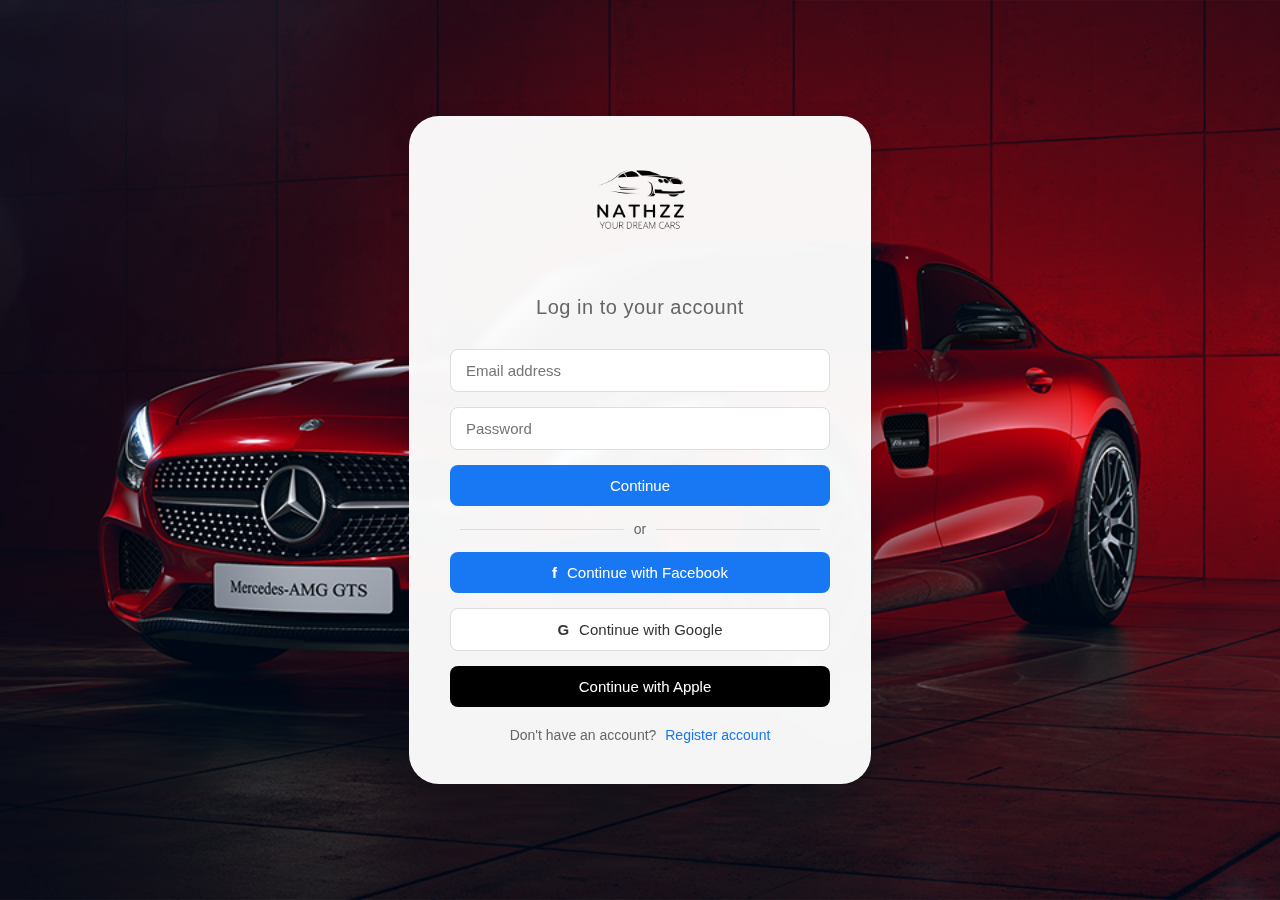
<file: login.html>
<!DOCTYPE html>
<html lang="en">
<head>
    <meta charset="UTF-8">
    <meta name="viewport" content="width=device-width, initial-scale=1.0">
    <title>NATHZZZ - Login</title>
    <link rel="stylesheet" href="styles.css">       
</head>
<body>
    <div class="auth-container">
        <img src="images/Logo.png" alt="NATHZZZ LOGO" class="logo-img">
        
        <!-- Login Form Container -->
        <div class="form-container active" id="login-container">
            <form class="auth-form" id="loginForm">
                <div class="auth-title">Log in to your account</div>
                <div class="form-group">
                    <input type="email" class="auth-input" id="loginEmail" placeholder="Email address" required>
                </div>
                <div class="form-group">
                    <input type="password" class="auth-input" id="loginPassword" placeholder="Password" required>
                </div>
                <button type="submit" class="auth-btn btn-continue">
                    Continue
                </button>
                
                <div class="divider">or</div>
                
                <button class="auth-btn btn-facebook">
                    <span class="auth-icon">f</span> Continue with Facebook
                </button>
                <button class="auth-btn btn-google">
                    <span class="auth-icon">G</span> Continue with Google
                </button>
                <button class="auth-btn btn-apple">
                    <span class="auth-icon"></span> Continue with Apple
                </button>
                
                <div class="register-text">
                    Don't have an account? 
                    <a href="registration.html" class="register-link">Register account</a>
                </div>
            </form>
        </div>
    </div>

    <script src="login.js"></script>
</body>
</html>
</file>
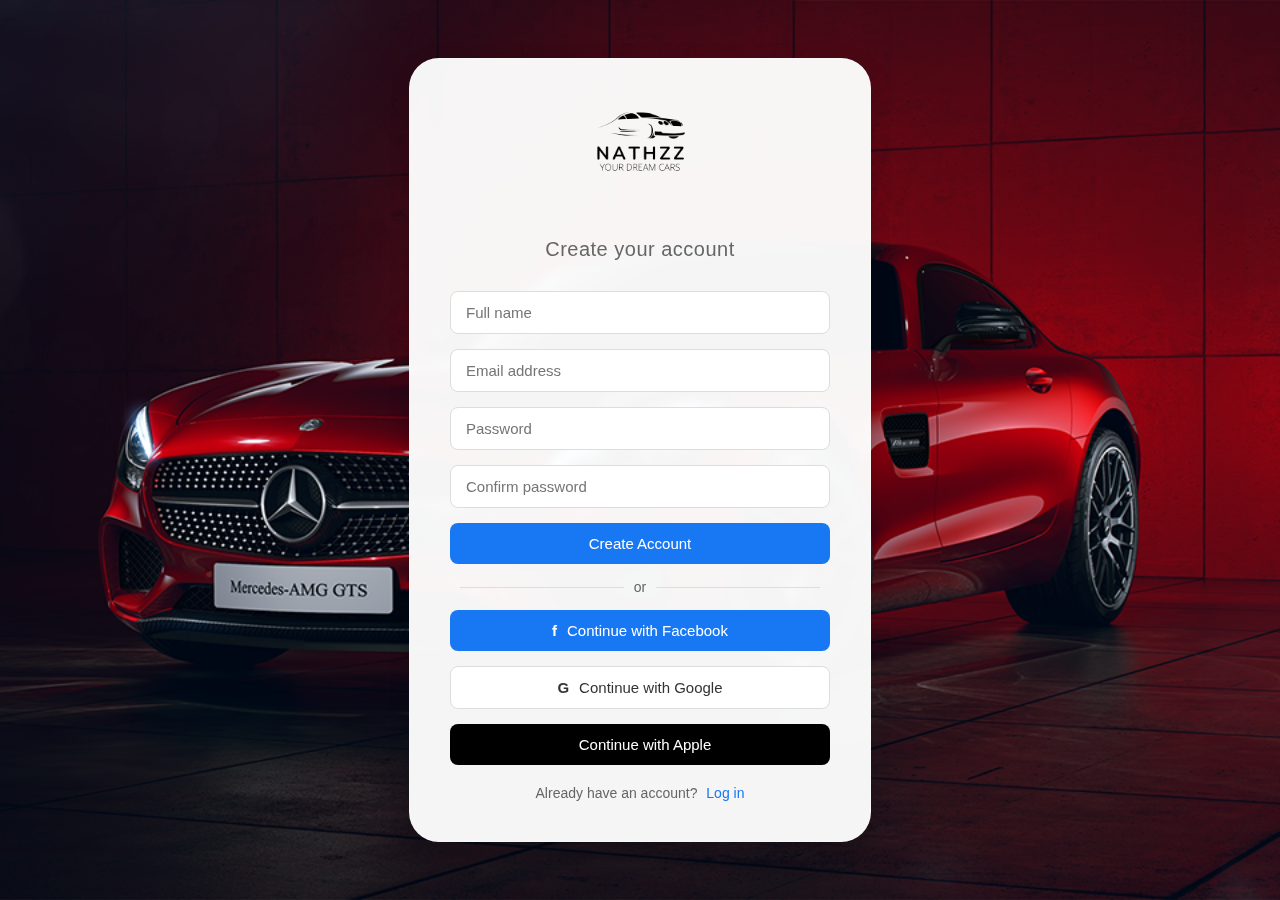
<file: registration.html>
<!DOCTYPE html>
<html lang="en">
<head>
    <meta charset="UTF-8">
    <meta name="viewport" content="width=device-width, initial-scale=1.0">
    <title>NATHZZZ - Register</title>
    <link rel="stylesheet" href="styles.css">
</head>
<body>
    <div class="auth-container">
        <img src="images/Logo.png" alt="NATHZZZ LOGO" class="logo-img">    
        
        <!-- Registration Form Container -->
        <div class="form-container active" id="register-container">
            <form class="auth-form" id="registerForm">
                <div class="auth-title">Create your account</div>
                <div class="form-group">
                    <input type="text" class="auth-input" id="registerName" placeholder="Full name" required>
                </div>
                <div class="form-group">
                    <input type="email" class="auth-input" id="registerEmail" placeholder="Email address" required>
                </div>
                <div class="form-group">
                    <input type="password" class="auth-input" id="registerPassword" placeholder="Password" required>
                </div>
                <div class="form-group">
                    <input type="password" class="auth-input" id="confirmPassword" placeholder="Confirm password" required>
                </div>
                <button type="submit" class="auth-btn btn-continue">
                    Create Account
                </button>
                
                <div class="divider">or</div>
                
                <button class="auth-btn btn-facebook">
                    <span class="auth-icon">f</span> Continue with Facebook
                </button>
                <button class="auth-btn btn-google">
                    <span class="auth-icon">G</span> Continue with Google
                </button>
                <button class="auth-btn btn-apple">
                    <span class="auth-icon"></span> Continue with Apple
                </button>
                
                <div class="register-text">
                    Already have an account? 
                    <a href="login.html" class="register-link">Log in</a>
                </div>
            </form>
        </div>
    </div>

    <script src="registration.js"></script>
</body>
</html>
</file>
<file: styles.css>
body {
    margin: 0;
    padding: 0;
    min-height: 100vh;
    display: flex;
    justify-content: center;
    align-items: center;
    font-family: -apple-system, BlinkMacSystemFont, sans-serif;
    background: url('images/bg.png') no-repeat center center/cover;
    background-attachment: fixed;
    overflow: hidden;
}

.auth-container {
    background: rgba(255, 255, 255, 0.96);
    width: 380px;
    padding: 40px;
    border-radius: 30px;
    box-shadow: 0 4px 20px rgba(0, 0, 0, 0.15);
    text-align: center;
    backdrop-filter: blur(5px);
    border: 1px solid rgba(255, 255, 255, 0.2);
}

.logo-img {
    width: 180px;
    margin-top: -60px;
    margin-bottom: 15px;
}

.form-container {
    display: block;
    animation: fadeIn 0.3s ease;
}

@keyframes fadeIn {
    from { opacity: 0; transform: translateY(-10px); }
    to { opacity: 1; transform: translateY(0); }
}

.auth-title {
    font-size: 20px;
    color: #666;
    margin-bottom: 30px;
    font-weight: 500;
    letter-spacing: 0.5px;
}

.form-group {
    margin-bottom: 15px;
}

.auth-input {
    width: 100%;
    padding: 12px 15px;
    border-radius: 8px;
    border: 1px solid #ddd;
    font-size: 15px;
    box-sizing: border-box;
}

.auth-input:focus {
    outline: none;
    border-color: #1877f2;
    box-shadow: 0 0 0 2px rgba(24, 119, 242, 0.2);
}

.auth-btn {
    width: 100%;
    padding: 12px;
    margin-bottom: 15px;
    border-radius: 8px;
    border: none;
    font-size: 15px;
    font-weight: 500;
    cursor: pointer;
    display: flex;
    align-items: center;
    justify-content: center;
    transition: all 0.2s;
}

.btn-continue {
    background: #1877f2;
    color: white;
}

.auth-btn:hover {
    transform: translateY(-1px);
    box-shadow: 0 2px 10px rgba(0, 0, 0, 0.1);
}

.divider {
    display: flex;
    align-items: center;
    color: #666;
    margin: 15px 0;
    font-size: 14px;
}

.divider::before,
.divider::after {
    content: "";
    flex: 1;
    border-bottom: 1px solid #ddd;
    margin: 0 10px;
}

.btn-facebook {
    background: #1877f2;
    color: white;
}

.btn-google {
    background: white;
    color: #333;
    border: 1px solid #ddd;
}

.btn-apple {
    background: #000;
    color: white;
}

.auth-icon {
    margin-right: 10px;
    font-weight: bold;
}

.register-text {
    margin-top: 20px;
    font-size: 14px;
    color: #666;
}

.register-link {
    color: #1877f2;
    text-decoration: none;
    font-weight: 500;
    margin-left: 5px;
}

.register-link:hover {
    text-decoration: underline;
}
</file>
